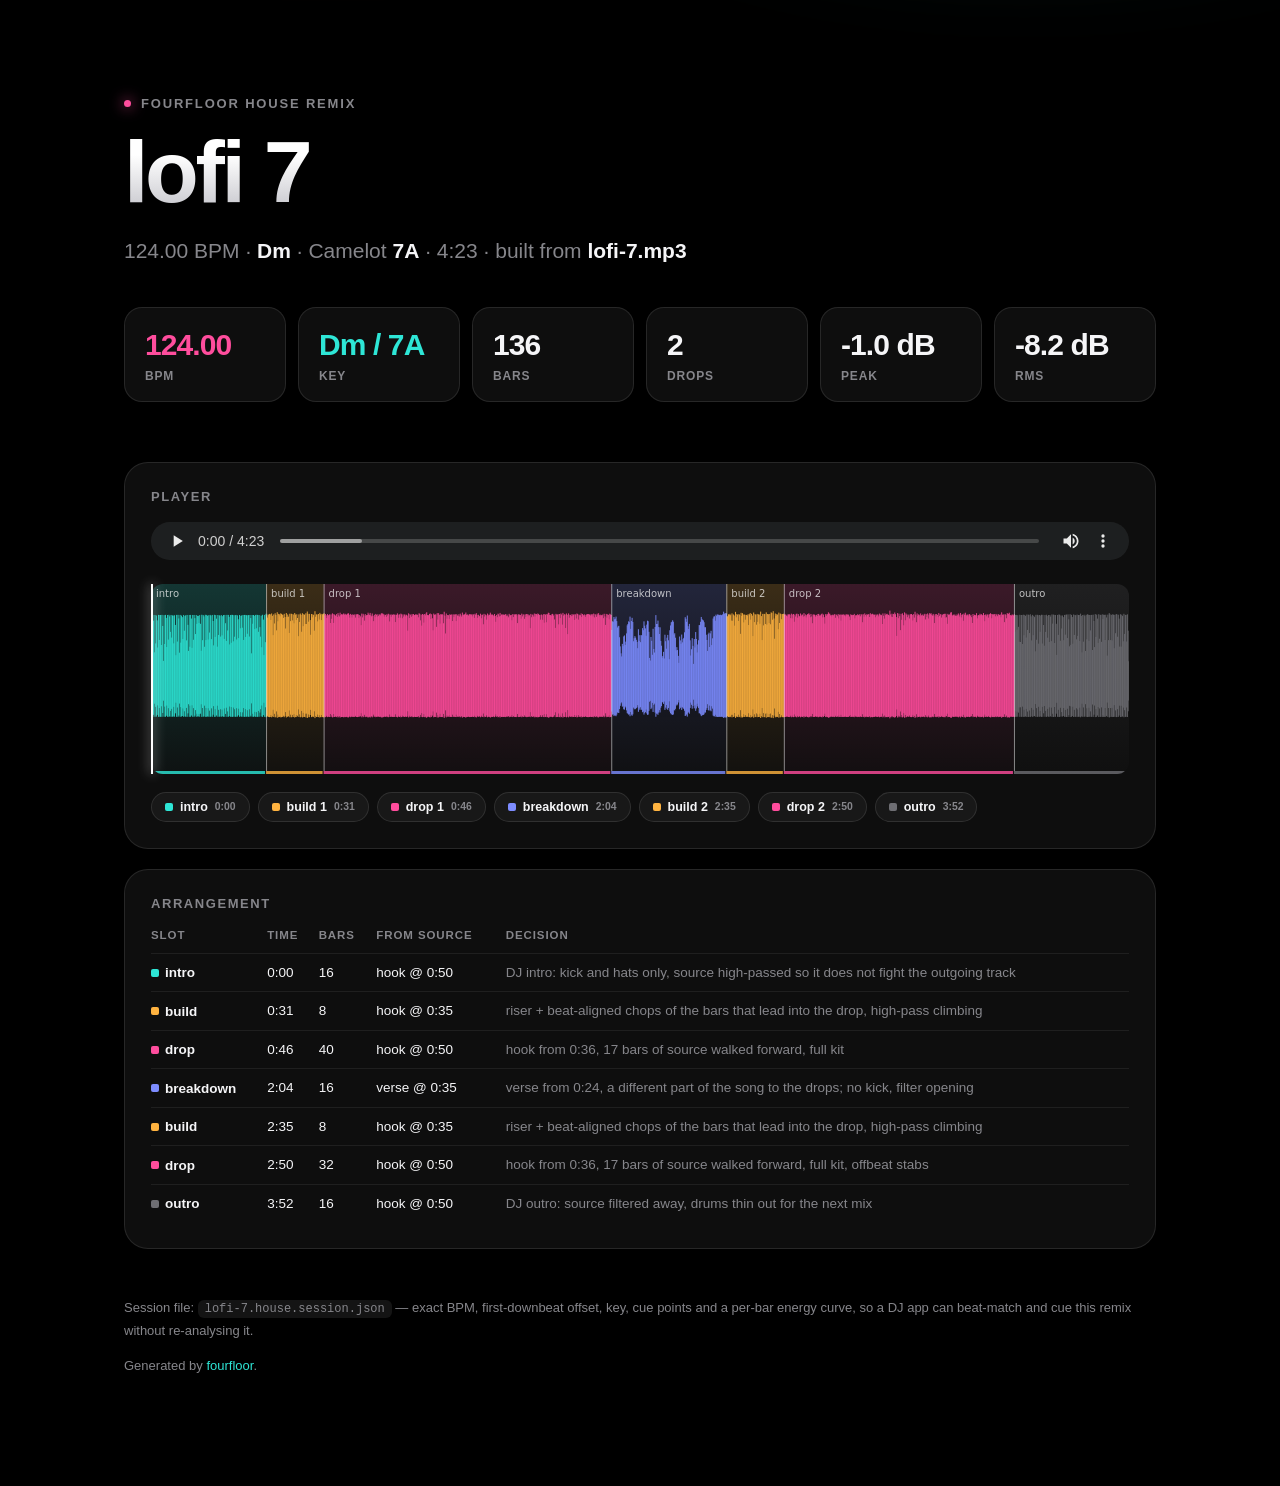
<file: examples/lofi-7.house.preview.html>
<!DOCTYPE html>
<html lang="en">
<head>
<meta charset="utf-8">
<meta name="viewport" content="width=device-width, initial-scale=1">
<title>lofi 7 — fourfloor</title>
<style>
  :root {
    --bg: #000000;
    --panel: rgba(255,255,255,0.055);
    --panel-line: rgba(255,255,255,0.10);
    --fg: #f5f5f7;
    --muted: #86868b;
    --accent: #ff4d9d;
    --accent-2: #2ee6d6;
    --drop: #ff4d9d;
    --build: #ffb340;
    --intro: #2ee6d6;
    --breakdown: #7d8cff;
    --outro: #6e6e73;
    --radius: 18px;
  }
  * { box-sizing: border-box; }
  html, body { margin: 0; padding: 0; background: var(--bg); }
  body {
    font-family: -apple-system, BlinkMacSystemFont, "SF Pro Display", "Segoe UI",
                 Roboto, Helvetica, Arial, sans-serif;
    color: var(--fg);
    -webkit-font-smoothing: antialiased;
    text-rendering: optimizeLegibility;
    min-height: 100vh;
    overflow-x: hidden;
  }
  .glow {
    position: fixed; inset: -30% -10% auto -10%; height: 70vh; pointer-events: none;
    background: radial-gradient(60% 55% at 30% 0%, rgba(255,77,157,0.22), transparent 70%),
                radial-gradient(50% 50% at 75% 10%, rgba(46,230,214,0.16), transparent 70%);
    filter: blur(30px); z-index: 0;
  }
  .wrap { position: relative; z-index: 1; max-width: 1080px; margin: 0 auto; padding: 0 24px 96px; }

  header { padding: 96px 0 40px; }
  .eyebrow {
    font-size: 13px; letter-spacing: 0.14em; text-transform: uppercase;
    color: var(--muted); font-weight: 590; margin: 0 0 18px;
    display: flex; align-items: center; gap: 10px;
  }
  .dot { width: 7px; height: 7px; border-radius: 50%; background: var(--accent);
         box-shadow: 0 0 14px var(--accent); }
  h1 {
    font-size: clamp(42px, 8.2vw, 88px); line-height: 0.98; margin: 0 0 20px;
    font-weight: 700; letter-spacing: -0.038em;
    background: linear-gradient(180deg, #ffffff 30%, #a9a9b2 130%);
    -webkit-background-clip: text; background-clip: text; color: transparent;
  }
  .sub { font-size: clamp(17px, 2.2vw, 21px); color: var(--muted); margin: 0; max-width: 62ch;
         line-height: 1.5; }
  .sub b { color: var(--fg); font-weight: 590; }

  .stats { display: grid; grid-template-columns: repeat(auto-fit, minmax(152px, 1fr));
           gap: 12px; margin: 40px 0 0; }
  .stat {
    background: var(--panel); border: 1px solid var(--panel-line);
    border-radius: var(--radius); padding: 20px 20px 18px;
    backdrop-filter: blur(24px) saturate(160%);
    -webkit-backdrop-filter: blur(24px) saturate(160%);
  }
  .stat .v { font-size: 30px; font-weight: 640; letter-spacing: -0.03em;
             font-variant-numeric: tabular-nums; }
  .stat .k { font-size: 12px; color: var(--muted); letter-spacing: 0.07em;
             text-transform: uppercase; margin-top: 7px; font-weight: 560; }
  .stat .v.accent { color: var(--accent); }
  .stat .v.teal { color: var(--accent-2); }

  .panel {
    background: var(--panel); border: 1px solid var(--panel-line);
    border-radius: 24px; padding: 26px; margin-top: 20px;
    backdrop-filter: blur(24px) saturate(160%);
    -webkit-backdrop-filter: blur(24px) saturate(160%);
  }
  .panel h2 { font-size: 13px; letter-spacing: 0.12em; text-transform: uppercase;
              color: var(--muted); margin: 0 0 18px; font-weight: 590; }

  audio { width: 100%; height: 38px; margin-bottom: 20px; filter: invert(0.92) hue-rotate(180deg); }

  .canvas-wrap { position: relative; }
  canvas { width: 100%; height: 190px; display: block; border-radius: 12px; cursor: pointer; }
  #head { position: absolute; top: 0; bottom: 0; width: 1.5px; background: #fff;
          box-shadow: 0 0 12px rgba(255,255,255,0.85); pointer-events: none;
          transform: translateX(0); left: 0; }

  .legend { display: flex; flex-wrap: wrap; gap: 8px; margin-top: 18px; }
  .chip {
    display: inline-flex; align-items: center; gap: 7px; padding: 7px 13px;
    border-radius: 999px; font-size: 12.5px; font-weight: 560;
    border: 1px solid var(--panel-line); background: rgba(255,255,255,0.045);
    cursor: pointer; transition: background .18s ease, transform .18s ease;
    color: var(--fg);
  }
  .chip:hover { background: rgba(255,255,255,0.11); transform: translateY(-1px); }
  .chip i { width: 8px; height: 8px; border-radius: 2px; display: inline-block; }
  .chip small { color: var(--muted); font-variant-numeric: tabular-nums; }

  #tip {
    position: fixed; pointer-events: none; opacity: 0; transform: translate(-50%, -118%);
    background: rgba(28,28,30,0.92); border: 1px solid rgba(255,255,255,0.14);
    border-radius: 12px; padding: 11px 14px; font-size: 12.5px; line-height: 1.5;
    backdrop-filter: blur(20px); -webkit-backdrop-filter: blur(20px);
    transition: opacity .14s ease; max-width: 300px; z-index: 10;
    box-shadow: 0 12px 40px rgba(0,0,0,0.55);
  }
  #tip b { display: block; font-size: 13.5px; margin-bottom: 3px; letter-spacing: -0.01em; }
  #tip span { color: var(--muted); }

  table { width: 100%; border-collapse: collapse; font-size: 13.5px; }
  th { text-align: left; font-weight: 560; color: var(--muted); font-size: 11.5px;
       letter-spacing: 0.08em; text-transform: uppercase; padding: 0 12px 12px 0; }
  td { padding: 11px 12px 11px 0; border-top: 1px solid rgba(255,255,255,0.07);
       font-variant-numeric: tabular-nums; vertical-align: top; }
  td.note { color: var(--muted); font-variant-numeric: normal; }
  .tag { display: inline-flex; align-items: center; gap: 6px; font-weight: 590; }
  .tag i { width: 8px; height: 8px; border-radius: 2px; }

  footer { margin-top: 48px; color: var(--muted); font-size: 13px; line-height: 1.7; }
  footer code { background: rgba(255,255,255,0.08); padding: 2px 7px; border-radius: 6px;
                font-size: 12px; }
  a { color: var(--accent-2); text-decoration: none; }
  @media (max-width: 640px) {
    header { padding: 56px 0 28px; }
    .wrap { padding: 0 16px 64px; }
    .panel { padding: 18px; }
  }
  @media (prefers-reduced-motion: reduce) { * { transition: none !important; } }
</style>
</head>
<body>
<div class="glow"></div>
<div class="wrap">
  <header>
    <p class="eyebrow"><span class="dot"></span> fourfloor house remix</p>
    <h1>lofi 7</h1>
    <p class="sub">124.00 BPM &middot; <b>Dm</b> &middot; Camelot <b>7A</b>
       &middot; 4:23 &middot; built from <b>lofi-7.mp3</b></p>
    <div class="stats" id="stats"></div>
  </header>

  <section class="panel">
    <h2>Player</h2>
    <audio id="audio" controls preload="metadata" src="lofi-7.house.mp3"></audio>
    <div class="canvas-wrap">
      <canvas id="wave"></canvas>
      <div id="head"></div>
    </div>
    <div class="legend" id="legend"></div>
  </section>

  <section class="panel">
    <h2>Arrangement</h2>
    <table>
      <thead><tr><th>Slot</th><th>Time</th><th>Bars</th><th>From source</th><th>Decision</th></tr></thead>
      <tbody id="rows"></tbody>
    </table>
  </section>

  <footer>
    <p>Session file: <code>lofi-7.house.session.json</code> — exact BPM, first-downbeat offset, key,
       cue points and a per-bar energy curve, so a DJ app can beat-match and cue this
       remix without re-analysing it.</p>
    <p>Generated by <a href="https://github.com/neelbarm/fourfloor">fourfloor</a>.</p>
  </footer>
</div>

<div id="tip"></div>

<script>
const SESSION = {"schema": 2, "generator": "fourfloor", "file": "lofi-7.house.mp3", "bpm": 124.0, "first_downbeat_sec": 0.0, "beats_per_bar": 4, "beat_duration_sec": 0.483871, "key": "Dm", "camelot": "7A", "semitone_shift": 0, "duration": 263.226, "bars": 136, "cues": [{"name": "intro", "bar": 0, "time": 0.0, "kind": "intro"}, {"name": "build 1", "bar": 16, "time": 30.9677, "kind": "build"}, {"name": "drop 1", "bar": 24, "time": 46.4516, "kind": "drop"}, {"name": "breakdown", "bar": 64, "time": 123.871, "kind": "breakdown"}, {"name": "build 2", "bar": 80, "time": 154.8387, "kind": "build"}, {"name": "drop 2", "bar": 88, "time": 170.3226, "kind": "drop"}, {"name": "outro", "bar": 120, "time": 232.2581, "kind": "outro"}, {"name": "end", "bar": 136, "time": 263.2258, "kind": "end"}], "sections": [{"kind": "intro", "start_bar": 0, "bars": 16, "start": 0.0, "end": 30.9677, "source_label": "hook", "source_start": 50.3226, "note": "DJ intro: kick and hats only, source high-passed so it does not fight the outgoing track"}, {"kind": "build", "start_bar": 16, "bars": 8, "start": 30.9677, "end": 46.4516, "source_label": "hook", "source_start": 34.8387, "note": "riser + beat-aligned chops of the bars that lead into the drop, high-pass climbing"}, {"kind": "drop", "start_bar": 24, "bars": 40, "start": 46.4516, "end": 123.871, "source_label": "hook", "source_start": 50.3226, "note": "hook from 0:36, 17 bars of source walked forward, full kit"}, {"kind": "breakdown", "start_bar": 64, "bars": 16, "start": 123.871, "end": 154.8387, "source_label": "verse", "source_start": 34.8387, "note": "verse from 0:24, a different part of the song to the drops; no kick, filter opening"}, {"kind": "build", "start_bar": 80, "bars": 8, "start": 154.8387, "end": 170.3226, "source_label": "hook", "source_start": 34.8387, "note": "riser + beat-aligned chops of the bars that lead into the drop, high-pass climbing"}, {"kind": "drop", "start_bar": 88, "bars": 32, "start": 170.3226, "end": 232.2581, "source_label": "hook", "source_start": 50.3226, "note": "hook from 0:36, 17 bars of source walked forward, full kit, offbeat stabs"}, {"kind": "outro", "start_bar": 120, "bars": 16, "start": 232.2581, "end": 263.2258, "source_label": "hook", "source_start": 50.3226, "note": "DJ outro: source filtered away, drums thin out for the next mix"}], "energy_per_bar": [0.6592, 0.6726, 0.6981, 0.6856, 0.6831, 0.6648, 0.7113, 0.6928, 0.6998, 0.6708, 0.6858, 0.6793, 0.7036, 0.6759, 0.7172, 0.6748, 0.7683, 0.7185, 0.7571, 0.7217, 0.7224, 0.7103, 0.7275, 0.7612, 0.8216, 0.7693, 0.8185, 0.7935, 0.8167, 0.7932, 0.8573, 0.7919, 0.8112, 0.775, 0.7824, 0.7621, 0.8512, 0.7783, 0.8225, 0.7711, 0.7517, 0.8261, 0.7749, 0.824, 0.7932, 0.8336, 0.7886, 0.8546, 0.7943, 0.819, 0.7887, 0.7857, 0.7656, 0.8431, 0.7711, 0.8286, 0.7841, 0.726, 0.8181, 0.7694, 0.8238, 0.8077, 0.8257, 0.8153, 0.5997, 0.372, 0.6089, 0.4122, 0.4958, 0.4498, 0.5384, 0.3116, 0.5796, 0.3239, 0.5705, 0.3207, 0.5725, 0.4211, 0.7887, 1.0, 0.7566, 0.7098, 0.7332, 0.7222, 0.7044, 0.7226, 0.7205, 0.772, 0.8182, 0.7696, 0.817, 0.7856, 0.8259, 0.7979, 0.8563, 0.7895, 0.8078, 0.7852, 0.7858, 0.7709, 0.8429, 0.7822, 0.8365, 0.775, 0.7218, 0.8309, 0.7647, 0.8172, 0.8027, 0.8336, 0.7936, 0.8615, 0.7865, 0.8276, 0.7726, 0.7949, 0.767, 0.8461, 0.785, 0.8415, 0.7009, 0.7067, 0.6989, 0.6964, 0.6959, 0.6825, 0.6988, 0.6896, 0.6838, 0.6932, 0.6933, 0.6853, 0.6973, 0.7051, 0.6882, 0.696], "loudness": {"peak_db": -1.0, "rms_db": -8.24}, "tempo_plan": {"source_bpm": 79.98, "target_bpm": 124.0, "beat_multiple": 2.0, "stretch_ratio": 0.7752, "interpretation": "half-time", "warning": "stretch ratio 0.775 is outside the comfortable 0.8-1.25 window; expect audible time-stretch artefacts"}, "source": {"file": "lofi-7.mp3", "bpm": 79.98, "key": "Dm", "camelot": "7A", "key_confidence": 0.649, "duration": 62.6, "separation": "hpss", "drums": "synth", "bass": "hpss low band"}};
const WAVE = [0.9462, 0.6029, 0.9455, 0.8741, 0.4769, 0.9451, 0.5889, 0.9391, 0.8774, 0.5378, 0.9464, 0.632, 0.945, 0.9443, 0.5686, 0.9464, 0.8077, 0.3696, 0.9434, 0.5815, 0.9465, 0.9086, 0.5444, 0.9454, 0.6373, 0.9471, 0.9278, 0.7338, 0.9455, 0.6617, 0.9392, 0.9386, 0.5896, 0.9417, 0.8205, 0.4413, 0.9464, 0.612, 0.9467, 0.9021, 0.473, 0.9459, 0.5986, 0.9375, 0.9182, 0.6451, 0.9454, 0.7474, 0.9317, 0.9426, 0.6269, 0.9457, 0.8216, 0.4949, 0.9455, 0.5472, 0.9458, 0.9004, 0.5333, 0.9452, 0.6346, 0.9454, 0.9053, 0.7062, 0.9451, 0.8338, 0.9343, 0.9346, 0.8452, 0.9437, 0.8347, 0.4966, 0.948, 0.6291, 0.9442, 0.9278, 0.5469, 0.9474, 0.6303, 0.9459, 0.9354, 0.6382, 0.9424, 0.7248, 0.9459, 0.9365, 0.6429, 0.9454, 0.8698, 0.5642, 0.9469, 0.6707, 0.9442, 0.8989, 0.5482, 0.9449, 0.6947, 0.9411, 0.9367, 0.6744, 0.9431, 0.6899, 0.9298, 0.9447, 0.6447, 0.9457, 0.842, 0.6198, 0.9464, 0.7513, 0.946, 0.9217, 0.5764, 0.9447, 0.5969, 0.9469, 0.9458, 0.615, 0.9429, 0.673, 0.9424, 0.9457, 0.6378, 0.9406, 0.8919, 0.656, 0.9453, 0.7785, 0.9352, 0.9391, 0.7858, 0.9451, 0.6324, 0.9456, 0.9458, 0.6702, 0.9427, 0.7101, 0.942, 0.9436, 0.6751, 0.9453, 0.907, 0.4646, 0.9448, 0.8357, 0.9449, 0.9354, 0.7679, 0.9462, 0.7782, 0.9476, 0.944, 0.7342, 0.9442, 0.7924, 0.6739, 0.9372, 0.5418, 0.9477, 0.8868, 0.4429, 0.946, 0.6041, 0.9603, 0.9413, 0.9124, 0.9534, 0.9441, 0.9586, 0.953, 0.8829, 0.9645, 0.9351, 0.6925, 0.9523, 0.8387, 0.9669, 0.9449, 0.7526, 0.98, 0.8662, 0.9594, 0.9532, 0.9281, 0.9656, 0.9585, 0.9493, 0.9471, 0.9087, 0.9596, 0.9197, 0.776, 0.9697, 0.9191, 0.9518, 0.9245, 0.7202, 0.9608, 0.8683, 0.9613, 0.9575, 0.8774, 0.9519, 0.8409, 0.97, 0.9507, 0.882, 0.9544, 0.9074, 0.6799, 0.9524, 0.8575, 0.9629, 0.9472, 0.735, 0.9673, 0.8052, 0.955, 0.9482, 0.8323, 0.9667, 0.832, 0.9886, 0.9596, 0.8611, 0.9591, 0.8811, 0.6974, 0.9571, 0.9156, 0.9541, 0.9439, 0.7484, 0.9924, 0.9229, 0.9523, 0.9519, 0.8652, 0.9572, 0.8886, 0.9715, 0.9531, 0.8812, 0.9585, 0.9515, 0.9595, 0.9658, 0.9406, 0.9577, 0.9409, 0.9067, 0.9571, 0.9389, 0.9452, 0.9536, 0.8453, 0.9517, 0.897, 0.9659, 0.9564, 0.8462, 0.9516, 0.9388, 0.9362, 0.9568, 0.9215, 0.9684, 0.9423, 0.9266, 0.9739, 0.9431, 0.9545, 0.9513, 0.951, 0.9639, 0.9469, 0.9607, 0.9522, 0.9442, 0.9566, 0.9635, 0.966, 0.9482, 0.9128, 0.9589, 0.9474, 0.9138, 0.9522, 0.9478, 0.9398, 0.9534, 0.9126, 0.9529, 0.9525, 0.9555, 0.9518, 0.9063, 0.944, 0.9281, 0.818, 0.9625, 0.9148, 0.9597, 0.9402, 0.8746, 0.9564, 0.9336, 0.9438, 0.9449, 0.9741, 0.9536, 0.944, 0.9711, 0.9411, 0.9285, 0.9639, 0.933, 0.868, 0.9473, 0.9182, 0.9583, 0.9476, 0.9249, 0.9542, 0.9316, 0.9477, 0.9549, 0.9409, 0.9666, 0.9618, 0.9645, 0.954, 0.9248, 0.9505, 0.9456, 0.9211, 0.9551, 0.9393, 0.9606, 0.9519, 0.8646, 0.95, 0.9236, 0.9521, 0.9458, 0.9505, 0.9532, 0.9477, 0.8563, 0.9499, 0.9451, 0.9654, 0.9502, 0.91, 0.9534, 0.9115, 0.9624, 0.9533, 0.9043, 0.9524, 0.9254, 0.9514, 0.9499, 0.928, 0.9485, 0.9379, 0.7483, 0.9657, 0.9068, 0.955, 0.9435, 0.9233, 0.9579, 0.9379, 0.9572, 0.9448, 0.943, 0.9526, 0.9511, 0.9487, 0.9476, 0.9163, 0.9662, 0.9598, 0.8783, 0.949, 0.8122, 0.9577, 0.9497, 0.8495, 0.9575, 0.9415, 0.9642, 0.9796, 0.944, 0.941, 0.943, 0.958, 0.9639, 0.8944, 0.9543, 0.904, 0.7523, 0.9627, 0.9469, 0.9512, 0.952, 0.7965, 0.9683, 0.8881, 0.9678, 0.9476, 0.8375, 0.9548, 0.9503, 0.9565, 0.949, 0.8414, 0.9856, 0.9376, 0.7136, 0.9636, 0.8986, 0.9451, 0.9423, 0.8959, 0.9536, 0.9453, 0.9504, 0.9513, 0.8695, 0.9527, 0.9176, 0.9517, 0.9535, 0.8688, 0.9547, 0.9388, 0.9317, 0.9541, 0.9264, 0.9617, 0.942, 0.9247, 0.9752, 0.9432, 0.9512, 0.9508, 0.9572, 0.9759, 0.947, 0.9511, 0.9487, 0.9362, 0.9546, 0.9549, 0.9513, 0.9519, 0.9275, 0.9531, 0.9519, 0.9087, 0.9593, 0.9468, 0.9678, 0.9462, 0.9098, 0.9475, 0.9268, 0.9349, 0.9612, 0.9042, 0.9471, 0.9488, 0.8288, 0.9596, 0.9252, 0.9508, 0.9414, 0.8878, 0.9631, 0.9371, 0.9504, 0.9461, 0.9743, 0.9546, 0.9437, 0.9516, 0.9435, 0.9298, 0.9576, 0.9331, 0.8597, 0.9461, 0.9176, 0.9618, 0.9529, 0.9276, 0.9708, 0.9338, 0.9498, 0.9541, 0.9431, 0.951, 0.9473, 0.9471, 0.9569, 0.9306, 0.9497, 0.9315, 0.9163, 0.9595, 0.9412, 0.9419, 0.9469, 0.8796, 0.9552, 0.9188, 0.9551, 0.9483, 0.9513, 0.9576, 0.9417, 0.8437, 0.9551, 0.9475, 0.9506, 0.9449, 0.8986, 0.9619, 0.9275, 0.9524, 0.9498, 0.8969, 0.9535, 0.9207, 0.9577, 0.9545, 0.9281, 0.9507, 0.9408, 0.7796, 0.9585, 0.9169, 0.9506, 0.9483, 0.9258, 0.9636, 0.9249, 0.9595, 0.9569, 0.9421, 0.9641, 0.9564, 0.947, 0.9455, 0.8872, 0.9519, 0.9432, 0.8852, 0.9546, 0.849, 0.9564, 0.9488, 0.854, 0.9576, 0.9512, 0.9743, 0.97, 0.9441, 0.945, 0.9329, 0.9532, 0.9592, 0.9325, 0.9506, 0.8891, 0.7834, 0.9594, 0.9497, 0.9494, 0.9559, 0.8277, 0.9575, 0.9059, 0.9637, 0.9503, 0.8242, 0.9713, 0.9376, 0.9539, 0.9507, 0.7822, 0.9638, 0.9467, 0.7052, 0.9651, 0.9113, 0.9476, 0.9454, 0.9303, 0.957, 0.9391, 0.9496, 0.9539, 0.8829, 0.9533, 0.9012, 0.964, 0.9569, 0.8873, 0.9506, 0.9409, 0.9421, 0.9649, 0.9213, 0.9581, 0.9471, 0.9356, 0.9525, 0.9232, 0.9459, 0.9533, 0.956, 0.9551, 0.9573, 0.9488, 0.9516, 0.9336, 0.9532, 0.9541, 0.9276, 0.9631, 0.9154, 0.9561, 0.948, 0.922, 0.9616, 0.9408, 0.968, 0.9469, 0.9267, 0.9484, 0.9418, 0.9413, 0.9509, 0.9049, 0.9602, 0.9271, 0.8205, 0.9585, 0.911, 0.9537, 0.9459, 0.8918, 0.9609, 0.9514, 0.9455, 0.7574, 0.8655, 0.8608, 0.92, 0.891, 0.8993, 0.9246, 0.869, 0.788, 0.8034, 0.8094, 0.6662, 0.552, 0.4648, 0.4256, 0.5835, 0.554, 0.6762, 0.689, 0.5695, 0.6114, 0.7144, 0.8157, 0.8322, 0.8657, 0.8551, 0.9245, 0.7715, 0.8701, 0.9095, 0.8573, 0.6159, 0.6538, 0.6801, 0.6609, 0.6338, 0.6078, 0.5292, 0.7668, 0.6204, 0.6921, 0.6045, 0.6926, 0.6894, 0.7804, 0.7538, 0.8654, 0.8108, 0.7772, 0.6849, 0.8241, 0.8737, 0.8668, 0.7342, 0.407, 0.3739, 0.6699, 0.6218, 0.4464, 0.7723, 0.5195, 0.4747, 0.7948, 0.9436, 0.8322, 0.8333, 0.8748, 0.7934, 0.7067, 0.7907, 0.6208, 0.5604, 0.4115, 0.4317, 0.4835, 0.3997, 0.6978, 0.6167, 0.5222, 0.6606, 0.6954, 0.6277, 0.3917, 0.7537, 0.814, 0.8536, 0.8597, 0.8793, 0.8606, 0.6997, 0.7165, 0.66, 0.5021, 0.542, 0.5054, 0.4328, 0.3451, 0.675, 0.6266, 0.5841, 0.6998, 0.6022, 0.6433, 0.6584, 0.7282, 0.9174, 0.8966, 0.8595, 0.9384, 0.8046, 0.7696, 0.8338, 0.6278, 0.4371, 0.5161, 0.6543, 0.5579, 0.3322, 0.6433, 0.5378, 0.7314, 0.6452, 0.4757, 0.5755, 0.6285, 0.8189, 0.8161, 0.8599, 0.9205, 0.8954, 0.8817, 0.876, 0.8544, 0.792, 0.7915, 0.6973, 0.6322, 0.4949, 0.7048, 0.7236, 0.5442, 0.7143, 0.747, 0.5678, 0.6527, 0.9005, 0.9256, 0.9284, 0.8735, 0.9488, 0.9324, 0.9506, 0.9509, 0.946, 0.9424, 0.9475, 0.9468, 0.9415, 0.9458, 0.9567, 0.9864, 0.9598, 0.9664, 0.9678, 0.965, 0.9307, 0.9256, 0.9539, 0.9459, 0.9592, 0.9425, 0.8749, 0.9656, 0.8735, 0.9519, 0.9388, 0.8114, 0.9843, 0.9161, 0.9565, 0.9485, 0.8707, 0.9576, 0.9457, 0.709, 0.9725, 0.9339, 0.9677, 0.9513, 0.852, 0.9508, 0.8863, 0.9464, 0.9455, 0.9384, 0.9548, 0.8194, 0.9534, 0.9702, 0.8865, 0.9594, 0.9375, 0.6804, 0.976, 0.8558, 0.9564, 0.9475, 0.8235, 0.9583, 0.8592, 0.9532, 0.9503, 0.8353, 0.9874, 0.9312, 0.6308, 0.9591, 0.8149, 0.9592, 0.9558, 0.8324, 0.9777, 0.8236, 0.9574, 0.9549, 0.8438, 0.9579, 0.8288, 0.9781, 0.9695, 0.8856, 0.9923, 0.9009, 0.6474, 0.9637, 0.9338, 0.9557, 0.95, 0.7676, 0.9752, 0.8448, 0.9642, 0.956, 0.8926, 0.956, 0.9572, 0.961, 0.9504, 0.9511, 0.95, 0.9365, 0.9278, 0.9528, 0.9513, 0.9544, 0.9482, 0.9059, 0.9616, 0.9022, 0.9509, 0.9576, 0.8605, 0.9497, 0.9261, 0.9591, 0.9613, 0.9122, 0.9555, 0.9344, 0.9269, 0.964, 0.9319, 0.9487, 0.9505, 0.9256, 0.9686, 0.9303, 0.9523, 0.9157, 0.9427, 0.9545, 0.9569, 0.9668, 0.9484, 0.9166, 0.958, 0.9259, 0.842, 0.951, 0.9509, 0.9491, 0.941, 0.9222, 0.947, 0.9325, 0.9576, 0.9586, 0.9353, 0.9486, 0.9375, 0.955, 0.963, 0.9153, 0.951, 0.9182, 0.8372, 0.9551, 0.9361, 0.9573, 0.9518, 0.9789, 0.962, 0.9611, 0.9397, 0.9459, 0.9285, 0.9486, 0.94, 0.9491, 0.9559, 0.9106, 0.9503, 0.9462, 0.9294, 0.9558, 0.9021, 0.9489, 0.9508, 0.8745, 0.95, 0.9467, 0.9528, 0.9501, 0.9403, 0.9509, 0.9287, 0.9529, 0.952, 0.9466, 0.9502, 0.9262, 0.8815, 0.9537, 0.9438, 0.9471, 0.9421, 0.945, 0.959, 0.9028, 0.9405, 0.9414, 0.943, 0.9557, 0.9434, 0.9417, 0.9564, 0.9285, 0.9505, 0.9536, 0.8546, 0.9538, 0.9234, 0.9649, 0.9468, 0.9265, 0.9549, 0.9469, 0.9551, 0.9542, 0.92, 0.9673, 0.9474, 0.9551, 0.9606, 0.948, 0.9526, 0.9482, 0.9168, 0.9518, 0.9394, 0.9522, 0.9494, 0.9278, 0.9621, 0.9433, 0.9511, 0.9425, 0.8322, 0.9643, 0.9358, 0.8992, 0.9649, 0.9437, 0.954, 0.9602, 0.9498, 0.9459, 0.9384, 1.0, 0.9529, 0.9239, 0.9615, 0.9203, 0.9586, 0.9518, 0.9766, 0.9548, 0.9193, 0.6829, 0.9691, 0.905, 0.9622, 0.9305, 0.7552, 0.96, 0.8846, 0.9656, 0.9437, 0.8155, 0.978, 0.8793, 0.9649, 0.9501, 0.9172, 0.9521, 0.9396, 0.9014, 0.9533, 0.9551, 0.9575, 0.9461, 0.8765, 0.9559, 0.9124, 0.9854, 0.9492, 0.8548, 0.9648, 0.9352, 0.952, 0.9479, 0.9283, 0.9647, 0.9414, 0.9381, 0.9509, 0.9323, 0.9497, 0.9601, 0.8893, 0.9555, 0.9208, 0.9643, 0.9009, 0.9495, 0.9683, 0.9559, 0.9672, 0.9464, 0.9367, 0.959, 0.9403, 0.8442, 0.9552, 0.9261, 0.9573, 0.9451, 0.9187, 0.9694, 0.9345, 0.9557, 0.9527, 0.9132, 0.9504, 0.9424, 0.9576, 0.9601, 0.9122, 0.9605, 0.9165, 0.8347, 0.9593, 0.9464, 0.9509, 0.9509, 0.9754, 0.98, 0.9468, 0.9346, 0.9495, 0.938, 0.9517, 0.9359, 0.9326, 0.9519, 0.9401, 0.9644, 0.9494, 0.926, 0.9704, 0.9147, 0.9483, 0.9529, 0.8727, 0.9624, 0.9456, 0.9734, 0.9487, 0.9379, 0.9507, 0.9281, 0.9517, 0.9557, 0.9341, 0.9473, 0.9181, 0.845, 0.9569, 0.9315, 0.9482, 0.945, 0.9394, 0.9676, 0.9031, 0.9392, 0.944, 0.9404, 0.9604, 0.9428, 0.9549, 0.946, 0.9386, 0.9689, 0.945, 0.8673, 0.9514, 0.9287, 0.9517, 0.9506, 0.9122, 0.9516, 0.955, 0.9669, 0.9579, 0.9043, 0.9546, 0.9498, 0.9563, 0.9543, 0.9288, 0.9584, 0.9457, 0.9297, 0.9575, 0.9478, 0.9439, 0.9511, 0.9158, 0.9782, 0.9458, 0.9531, 0.9491, 0.8556, 0.9567, 0.9449, 0.9037, 0.9691, 0.9567, 0.9609, 0.9733, 0.941, 0.944, 0.9376, 0.9515, 0.9463, 0.9393, 0.954, 0.7363, 0.9457, 0.9458, 0.7608, 0.9431, 0.7965, 0.6095, 0.9478, 0.6065, 0.9452, 0.9444, 0.5813, 0.9488, 0.6916, 0.9462, 0.9332, 0.6625, 0.9505, 0.7581, 0.9507, 0.945, 0.719, 0.9542, 0.9285, 0.6264, 0.9464, 0.6924, 0.9351, 0.9186, 0.4897, 0.9473, 0.6349, 0.948, 0.9412, 0.5861, 0.945, 0.734, 0.939, 0.948, 0.5881, 0.9467, 0.8198, 0.5604, 0.9444, 0.7331, 0.9484, 0.934, 0.6602, 0.9446, 0.607, 0.9451, 0.9255, 0.6176, 0.9518, 0.8369, 0.9509, 0.9458, 0.5949, 0.9456, 0.8347, 0.4456, 0.9459, 0.6955, 0.9518, 0.9475, 0.6227, 0.9385, 0.7758, 0.9391, 0.9183, 0.63, 0.9459, 0.6988, 0.9486, 0.95, 0.6561, 0.9526, 0.891, 0.5527, 0.9547, 0.5703, 0.9467, 0.9204, 0.5851, 0.9517, 0.6954, 0.9461, 0.9419, 0.6396, 0.95, 0.6834, 0.9444, 0.9459, 0.6189, 0.9619, 0.9345, 0.4762, 0.945, 0.6109, 0.9481, 0.9312, 0.4942, 0.9475, 0.6411, 0.9542, 0.9475, 0.6205, 0.9454, 0.7516, 0.946, 0.9461, 0.5065, 0.9491, 0.8696, 0.5429, 0.956, 0.6707, 0.9497, 0.8997, 0.5957, 0.9548, 0.6474, 0.9475, 0.9454, 0.6088, 0.9535, 0.8957, 0.9491, 0.9466, 0.632, 0.9485, 0.9141, 0.4356, 0.9501, 0.6298, 0.9684, 0.9536, 0.6308, 0.9473, 0.6261, 0.9538, 0.9487, 0.529, 0.9469, 0.7171, 0.9569, 0.9524, 0.6726, 0.9484, 0.8997, 0.5492, 0.9545, 0.5487, 0.9489, 0.9318, 0.6163, 0.96, 0.7076, 0.9462, 0.9464, 0.6132, 0.9532, 0.7478, 0.3651];
const COLORS = { intro:'#2ee6d6', build:'#ffb340', drop:'#ff4d9d',
                 breakdown:'#7d8cff', outro:'#6e6e73', end:'#6e6e73' };

const fmt = s => { const m = Math.floor(s/60), r = Math.round(s%60);
                   return m + ':' + String(r).padStart(2,'0'); };

/* ---------- count-up stats ---------- */
const STATS = [
  { k:'BPM',    v:SESSION.bpm,                         d:2, cls:'accent' },
  { k:'Key',    t:SESSION.key + ' / ' + SESSION.camelot,     cls:'teal' },
  { k:'Bars',   v:SESSION.bars,                        d:0 },
  { k:'Drops',  v:SESSION.sections.filter(s=>s.kind==='drop').length, d:0 },
  { k:'Peak',   t:SESSION.loudness.peak_db.toFixed(1) + ' dB' },
  { k:'RMS',    t:SESSION.loudness.rms_db.toFixed(1) + ' dB' },
];
const statsEl = document.getElementById('stats');
STATS.forEach((s, i) => {
  const el = document.createElement('div');
  el.className = 'stat';
  el.innerHTML = `<div class="v ${s.cls||''}">${s.t !== undefined ? s.t : '0'}</div>
                  <div class="k">${s.k}</div>`;
  statsEl.appendChild(el);
  if (s.v === undefined) return;
  const out = el.querySelector('.v');
  const dur = 900, t0 = performance.now() + i * 70;
  const tick = now => {
    const p = Math.min(1, Math.max(0, (now - t0) / dur));
    const e = 1 - Math.pow(1 - p, 3);
    out.textContent = (s.v * e).toFixed(s.d);
    if (p < 1) requestAnimationFrame(tick);
  };
  requestAnimationFrame(tick);
});

/* ---------- waveform + section map ---------- */
const cv = document.getElementById('wave');
const ctx = cv.getContext('2d');
const total = SESSION.duration;
let W = 0, H = 0;

function resize() {
  const dpr = window.devicePixelRatio || 1;
  W = cv.clientWidth; H = cv.clientHeight;
  cv.width = W * dpr; cv.height = H * dpr;
  ctx.setTransform(dpr, 0, 0, dpr, 0, 0);
  draw();
}

function draw() {
  ctx.clearRect(0, 0, W, H);
  const mid = H * 0.56, half = H * 0.42;

  /* section bands behind the waveform */
  SESSION.sections.forEach(s => {
    const x0 = s.start / total * W, x1 = s.end / total * W;
    const c = COLORS[s.kind] || '#6e6e73';
    const g = ctx.createLinearGradient(0, 0, 0, H);
    g.addColorStop(0, c + '30'); g.addColorStop(1, c + '06');
    ctx.fillStyle = g;
    ctx.fillRect(x0, 0, x1 - x0, H);
    ctx.fillStyle = c + 'cc';
    ctx.fillRect(x0, H - 3, Math.max(1, x1 - x0 - 1), 3);
  });

  /* waveform */
  const n = WAVE.length;
  for (let i = 0; i < n; i++) {
    const x = i / n * W;
    const sec = i / n * total;
    const s = SESSION.sections.find(v => sec >= v.start && sec < v.end);
    ctx.fillStyle = (COLORS[s ? s.kind : 'outro'] || '#6e6e73') + 'e0';
    const h = Math.max(1, WAVE[i] * half);
    ctx.fillRect(x, mid - h, Math.max(1, W / n - 0.35), h * 1.35);
  }

  /* cue markers */
  ctx.font = '500 10px -apple-system, system-ui, sans-serif';
  SESSION.cues.forEach(c => {
    if (c.kind === 'end') return;
    const x = c.time / total * W;
    ctx.fillStyle = 'rgba(255,255,255,0.5)';
    ctx.fillRect(x, 0, 1, H - 3);
    ctx.fillStyle = 'rgba(255,255,255,0.72)';
    ctx.fillText(c.name, x + 5, 13);
  });
}

/* ---------- playhead ---------- */
const audio = document.getElementById('audio');
const head = document.getElementById('head');
function frame() {
  const p = (audio.currentTime || 0) / total;
  head.style.transform = 'translateX(' + (p * W) + 'px)';
  requestAnimationFrame(frame);
}
requestAnimationFrame(frame);

cv.addEventListener('click', e => {
  const r = cv.getBoundingClientRect();
  audio.currentTime = Math.max(0, Math.min(total, (e.clientX - r.left) / r.width * total));
});

/* ---------- hover tooltip ---------- */
const tip = document.getElementById('tip');
cv.addEventListener('mousemove', e => {
  const r = cv.getBoundingClientRect();
  const sec = (e.clientX - r.left) / r.width * total;
  const s = SESSION.sections.find(v => sec >= v.start && sec < v.end);
  if (!s) { tip.style.opacity = 0; return; }
  tip.innerHTML = `<b style="color:${COLORS[s.kind]||'#fff'}">${s.kind} &middot; ${s.bars} bars</b>
    <span>${fmt(s.start)}–${fmt(s.end)} &middot; from the source <b style="color:#f5f5f7">
    ${s.source_label}</b> at ${fmt(s.source_start)}<br>${s.note}</span>`;
  tip.style.left = e.clientX + 'px';
  tip.style.top = r.top + 'px';
  tip.style.opacity = 1;
});
cv.addEventListener('mouseleave', () => { tip.style.opacity = 0; });

/* ---------- legend + table ---------- */
const legend = document.getElementById('legend');
SESSION.cues.filter(c => c.kind !== 'end').forEach(c => {
  const b = document.createElement('button');
  b.className = 'chip';
  b.innerHTML = `<i style="background:${COLORS[c.kind]||'#6e6e73'}"></i>${c.name}
                 <small>${fmt(c.time)}</small>`;
  b.addEventListener('click', () => { audio.currentTime = c.time; audio.play(); });
  legend.appendChild(b);
});

const rows = document.getElementById('rows');
SESSION.sections.forEach(s => {
  const tr = document.createElement('tr');
  tr.innerHTML = `<td><span class="tag"><i style="background:${COLORS[s.kind]||'#6e6e73'}"></i>
                  ${s.kind}</span></td>
                  <td>${fmt(s.start)}</td><td>${s.bars}</td>
                  <td>${s.source_label} @ ${fmt(s.source_start)}</td>
                  <td class="note">${s.note}</td>`;
  rows.appendChild(tr);
});

window.addEventListener('resize', resize);
resize();
</script>
</body>
</html>
</file>
